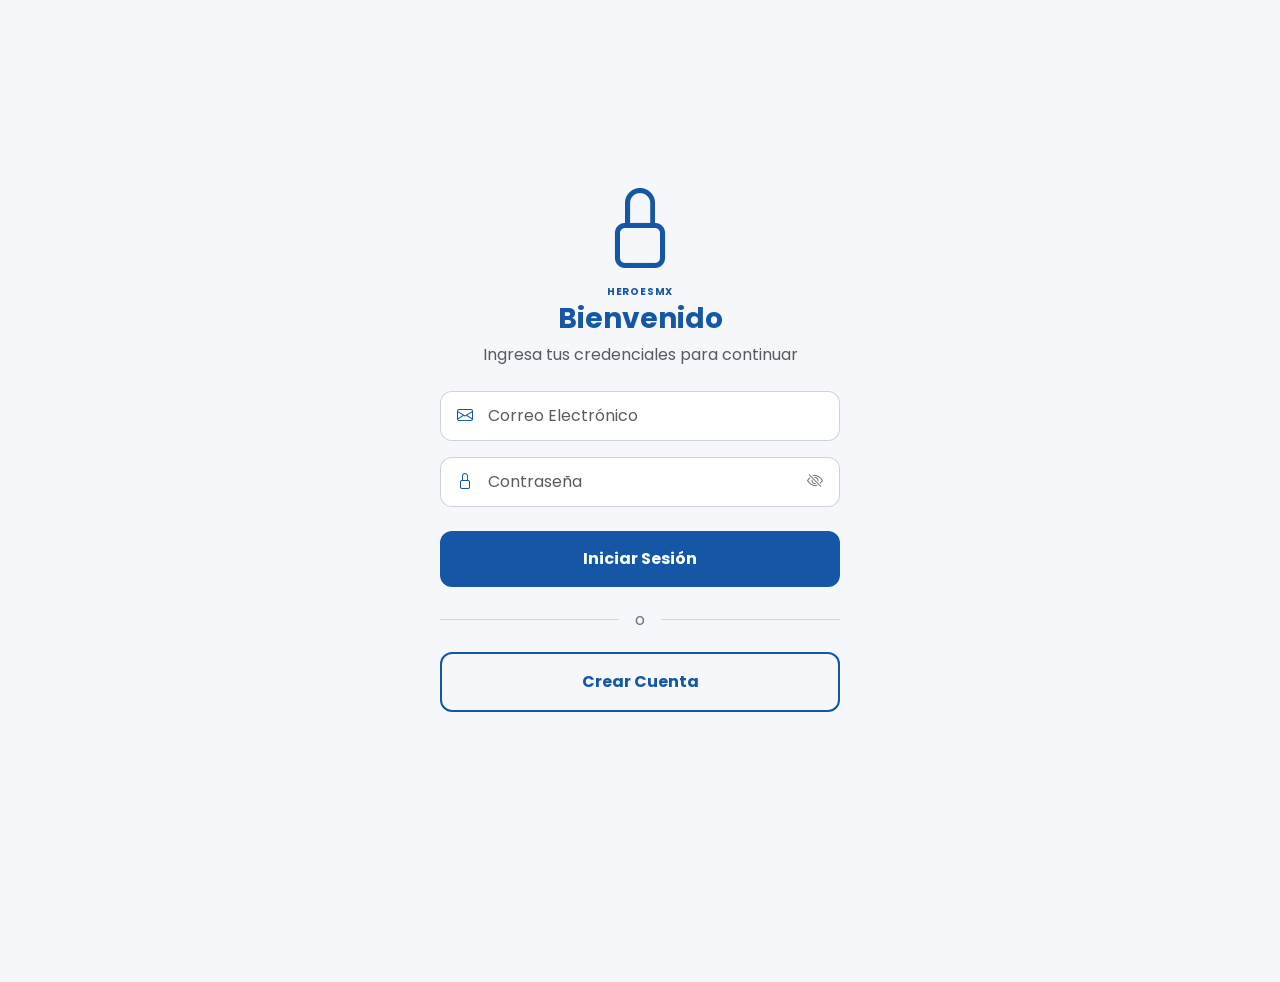
<file: login/loguin.html>
<!DOCTYPE html>
<html lang="es">
<head>
    <meta charset="UTF-8">
    <meta name="viewport" content="width=device-width, initial-scale=1.0">
    <title>HeroesMX | Iniciar Sesión</title>
    
    <!-- Bootstrap 5 CSS -->
    <link href="https://cdn.jsdelivr.net/npm/bootstrap@5.3.2/dist/css/bootstrap.min.css" rel="stylesheet">
    <!-- Bootstrap Icons -->
    <link rel="stylesheet" href="https://cdn.jsdelivr.net/npm/bootstrap-icons@1.11.1/font/bootstrap-icons.css">
    <!-- Google Fonts: Poppins -->
    <link href="https://fonts.googleapis.com/css2?family=Poppins:wght@400;600;700&display=swap" rel="stylesheet">

    <style>
        /* Equivalente a AppTheme */
        :root {
            --primary-teal: #008080; /* Cambia este hex por el de tu AppTheme.primaryTeal */
            --border-radius: 12px;
        }

        body {
            font-family: 'Poppins', sans-serif;
            background-color: #ffffff; /* AppTheme.white */
        }

        /* SafeArea & Center & SingleChildScrollView */
        .login-wrapper {
            min-height: 100vh;
            display: flex;
            align-items: center;
            justify-content: center;
            padding: 24px;
        }

        .login-container {
            width: 100%;
            max-width: 400px; /* Limita el ancho en pantallas grandes */
        }

        /* Utilidades de color */
        .text-teal { color: var(--primary-teal) !important; }
        
        /* Estilos de inputs (OutlineInputBorder) */
        .form-control, .input-group-text {
            border-radius: var(--border-radius);
            padding: 12px 16px;
            border-color: #ced4da; /* Colors.grey */
        }
        
        .input-group:focus-within .form-control, 
        .input-group:focus-within .input-group-text {
            border-color: var(--primary-teal);
            box-shadow: none;
            border-width: 2px;
        }

        /* Estilos de botones (ElevatedButton & OutlinedButton) */
        .btn-teal {
            background-color: var(--primary-teal);
            color: white;
            border: none;
            border-radius: var(--border-radius);
            padding: 16px;
            font-weight: 700;
        }
        
        .btn-teal:hover, .btn-teal:focus {
            background-color: #006666;
            color: white;
        }
        
        .btn-teal:disabled {
            background-color: #bdbdbd; /* Colors.grey[400] */
            color: white;
        }

        .btn-outline-teal {
            border: 2px solid var(--primary-teal);
            color: var(--primary-teal);
            border-radius: var(--border-radius);
            padding: 16px;
            font-weight: 700;
            background-color: transparent;
        }

        .btn-outline-teal:hover {
            background-color: var(--primary-teal);
            color: white;
        }

        /* Ícono principal */
        .main-icon {
            font-size: 5rem;
            line-height: 1;
        }
    </style>
    <link rel="stylesheet" href="../app.css">
</head>
<body>

    <div class="login-wrapper">
        <div class="login-container text-center">
            
            <!-- Logo -->
            <i class="bi bi-lock main-icon text-teal mb-3 d-block"></i>

            <div class="app-brand mb-1">HeroesMX</div>

            <!-- Títulos -->
            <h1 class="text-teal fw-bold fs-3 mb-2">Bienvenido</h1>
            <p class="text-muted fs-6 mb-4">Ingresa tus credenciales para continuar</p>

            <form id="loginForm" novalidate>
                
                <!-- Input de Correo -->
                <div class="mb-3 text-start">
                    <div class="input-group has-validation">
                        <span class="input-group-text bg-white border-end-0">
                            <i class="bi bi-envelope text-teal"></i>
                        </span>
                        <input type="email" class="form-control border-start-0 ps-0" id="emailInput" placeholder="Correo Electrónico" required>
                        <div class="invalid-feedback" id="emailError">Por favor, ingresa tu correo</div>
                    </div>
                </div>

                <!-- Input de Contraseña -->
                <div class="mb-4 text-start">
                    <div class="input-group has-validation">
                        <span class="input-group-text bg-white border-end-0">
                            <i class="bi bi-lock text-teal"></i>
                        </span>
                        <input type="password" class="form-control border-start-0 border-end-0 ps-0" id="passwordInput" placeholder="Contraseña" required>
                        <span class="input-group-text bg-white border-start-0" id="togglePassword" style="cursor: pointer;">
                            <i class="bi bi-eye-slash text-secondary" id="toggleIcon"></i>
                        </span>
                        <div class="invalid-feedback" id="passwordError">Por favor, ingresa tu contraseña</div>
                    </div>
                </div>

                <!-- Botón de Ingresar -->
                <div class="d-grid gap-2 mb-3">
                    <button type="submit" class="btn btn-teal d-flex justify-content-center align-items-center" id="loginBtn">
                        <span id="btnText">Iniciar Sesión</span>
                        <div class="spinner-border spinner-border-sm text-light ms-2 d-none" id="loginSpinner" role="status"></div>
                    </button>
                </div>

                <!-- Divider -->
                <div class="d-flex align-items-center mb-3">
                    <hr class="flex-grow-1 text-secondary opacity-25">
                    <span class="mx-3 text-secondary">o</span>
                    <hr class="flex-grow-1 text-secondary opacity-25">
                </div>

                <!-- Botón de Registro -->
                <div class="d-grid gap-2">
                    <button type="button" class="btn btn-outline-teal" onclick="window.location.href='../signup/signup.html'">Crear Cuenta</button>
                </div>
                
            </form>
        </div>
    </div>

    <!-- Equivalente a ScaffoldMessenger (SnackBar) -->
    <div class="toast-container position-fixed bottom-0 start-50 translate-middle-x p-3">
        <div id="errorSnackBar" class="toast align-items-center text-bg-danger border-0" role="alert" aria-live="assertive" aria-atomic="true">
            <div class="d-flex">
                <div class="toast-body" id="snackBarMessage">Error en la autenticación</div>
                <button type="button" class="btn-close btn-close-white me-2 m-auto" data-bs-dismiss="toast" aria-label="Close"></button>
            </div>
        </div>
    </div>

    <!-- Bootstrap JS -->
    <script src="https://cdn.jsdelivr.net/npm/bootstrap@5.3.2/dist/js/bootstrap.bundle.min.js"></script>
    <script src="../auth.js"></script>

    <script>
        document.addEventListener('DOMContentLoaded', () => {
            // Referencias del DOM
            const loginForm = document.getElementById('loginForm');
            const emailInput = document.getElementById('emailInput');
            const passwordInput = document.getElementById('passwordInput');
            const togglePassword = document.getElementById('togglePassword');
            const toggleIcon = document.getElementById('toggleIcon');
            const emailError = document.getElementById('emailError');
            const passwordError = document.getElementById('passwordError');
            const loginBtn = document.getElementById('loginBtn');
            const btnText = document.getElementById('btnText');
            const loginSpinner = document.getElementById('loginSpinner');
            
            // Instancia de Toast de Bootstrap para emular el SnackBar
            const toastEl = document.getElementById('errorSnackBar');
            const snackBar = new bootstrap.Toast(toastEl, { delay: 4000 });
            const snackBarMessage = document.getElementById('snackBarMessage');

            // RegEx de Flutter simplificado para JS
            const emailRegex = /^[^\s@]+@[^\s@]+\.[^\s@]+$/;

            // Funcionalidad: _isPasswordVisible
            togglePassword.addEventListener('click', () => {
                const type = passwordInput.getAttribute('type') === 'password' ? 'text' : 'password';
                passwordInput.setAttribute('type', type);
                toggleIcon.classList.toggle('bi-eye');
                toggleIcon.classList.toggle('bi-eye-slash');
            });

            // Funcionalidad: _formKey.currentState!.validate() y _submitLogin()
            loginForm.addEventListener('submit', async (e) => {
                e.preventDefault(); // Evita recargar la página
                let isValid = true;

                // Validación de correo
                if (!emailInput.value.trim()) {
                    emailInput.classList.add('is-invalid');
                    emailError.textContent = 'Por favor, ingresa tu correo';
                    isValid = false;
                } else if (!emailRegex.test(emailInput.value.trim())) {
                    emailInput.classList.add('is-invalid');
                    emailError.textContent = 'Ingresa un correo válido';
                    isValid = false;
                } else {
                    emailInput.classList.remove('is-invalid');
                }

                // Validación de contraseña
                if (!passwordInput.value) {
                    passwordInput.classList.add('is-invalid');
                    passwordError.textContent = 'Por favor, ingresa tu contraseña';
                    isValid = false;
                } else if (passwordInput.value.length < 6) {
                    passwordInput.classList.add('is-invalid');
                    passwordError.textContent = 'La contraseña debe tener al menos 6 caracteres';
                    isValid = false;
                } else {
                    passwordInput.classList.remove('is-invalid');
                }

                // Si _formKey.currentState!.validate() es true
                if (isValid) {
                    // setState(() => _isLoading = true)
                    loginBtn.disabled = true;
                    btnText.textContent = '';
                    loginSpinner.classList.remove('d-none');

                    try {
                        await window.CivicAuth.login(emailInput.value.trim(), passwordInput.value);
                        window.location.href = '../feed/index.html';
                    } catch (error) {
                        loginBtn.disabled = false;
                        btnText.textContent = 'Iniciar Sesión';
                        loginSpinner.classList.add('d-none');
                        snackBarMessage.textContent = error.status === 401
                            ? 'Correo o contraseña incorrectos. Si tu cuenta se creó antes de activar la base compartida, regístrala de nuevo desde este enlace.'
                            : error.message || 'Ocurrió un error inesperado';
                        snackBar.show();
                    }
                }
            });

            // Limpiar errores mientras el usuario escribe (mejora de UX)
            emailInput.addEventListener('input', () => emailInput.classList.remove('is-invalid'));
            passwordInput.addEventListener('input', () => passwordInput.classList.remove('is-invalid'));
        });
    </script>
</body>
</html>
</file>
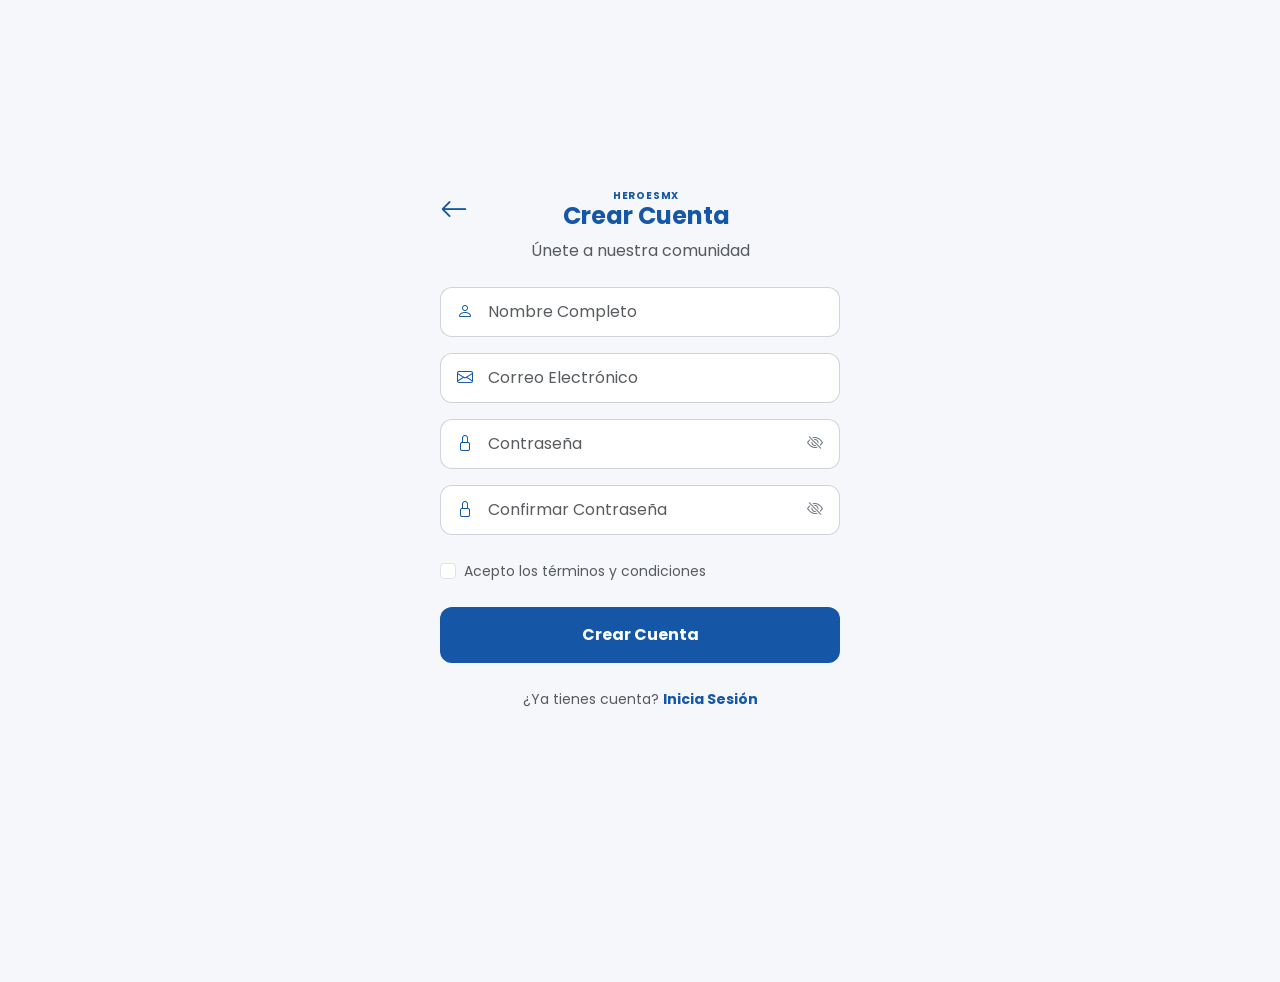
<file: signup/signup.html>
<!DOCTYPE html>
<html lang="es">
<head>
    <meta charset="UTF-8">
    <meta name="viewport" content="width=device-width, initial-scale=1.0">
    <title>HeroesMX | Crear Cuenta</title>
    
    <!-- Bootstrap 5 CSS -->
    <link href="https://cdn.jsdelivr.net/npm/bootstrap@5.3.2/dist/css/bootstrap.min.css" rel="stylesheet">
    <!-- Bootstrap Icons -->
    <link rel="stylesheet" href="https://cdn.jsdelivr.net/npm/bootstrap-icons@1.11.1/font/bootstrap-icons.css">
    <!-- Google Fonts: Poppins -->
    <link href="https://fonts.googleapis.com/css2?family=Poppins:wght@400;600;700&display=swap" rel="stylesheet">

    <style>
        /* Variables de AppTheme */
        :root {
            --primary-teal: #008080;
            --border-radius: 12px;
        }

        body {
            font-family: 'Poppins', sans-serif;
            background-color: #ffffff;
        }

        /* Contenedor principal (SafeArea & SingleChildScrollView) */
        .signup-wrapper {
            min-height: 100vh;
            display: flex;
            align-items: center;
            justify-content: center;
            padding: 24px;
        }

        .signup-container {
            width: 100%;
            max-width: 400px;
        }

        /* Utilidades de color */
        .text-teal { color: var(--primary-teal) !important; }
        
        /* Estilos de inputs */
        .form-control, .input-group-text {
            border-radius: var(--border-radius);
            padding: 12px 16px;
            border-color: #ced4da;
        }
        
        .input-group:focus-within .form-control, 
        .input-group:focus-within .input-group-text {
            border-color: var(--primary-teal);
            box-shadow: none;
            border-width: 2px;
        }

        /* Casilla de verificación (Checkbox) */
        .form-check-input:checked {
            background-color: var(--primary-teal);
            border-color: var(--primary-teal);
        }
        .form-check-input:focus {
            box-shadow: 0 0 0 0.25rem rgba(0, 128, 128, 0.25);
        }

        /* Estilos de botón principal */
        .btn-teal {
            background-color: var(--primary-teal);
            color: white;
            border: none;
            border-radius: var(--border-radius);
            padding: 16px;
            font-weight: 700;
        }
        
        .btn-teal:hover, .btn-teal:focus {
            background-color: #006666;
            color: white;
        }
        
        .btn-teal:disabled {
            background-color: #bdbdbd;
            color: white;
        }
    </style>
    <link rel="stylesheet" href="../app.css">
</head>
<body>

    <div class="signup-wrapper">
        <div class="signup-container">
            
            <!-- Header con botón atrás -->
            <div class="d-flex align-items-center mb-2">
                <button type="button" class="btn btn-link text-teal p-0 me-3 border-0" onclick="window.history.back()" style="text-decoration: none;">
                    <i class="bi bi-arrow-left fs-3"></i>
                </button>
                <div class="flex-grow-1 text-center">
                    <div class="app-brand">HeroesMX</div>
                    <h1 class="text-teal fw-bold fs-4 mb-0">Crear Cuenta</h1>
                </div>
                <!-- Espaciador para centrar el título correctamente -->
                <div style="width: 32px;"></div>
            </div>

            <!-- Subtítulo -->
            <p class="text-muted text-center fs-6 mb-4">Únete a nuestra comunidad</p>

            <form id="signupForm" novalidate>
                
                <!-- Input de Nombre -->
                <div class="mb-3 text-start">
                    <div class="input-group has-validation">
                        <span class="input-group-text bg-white border-end-0">
                            <i class="bi bi-person text-teal"></i>
                        </span>
                        <input type="text" class="form-control border-start-0 ps-0" id="nameInput" placeholder="Nombre Completo" required>
                        <div class="invalid-feedback" id="nameError">Por favor, ingresa tu nombre</div>
                    </div>
                </div>

                <!-- Input de Correo -->
                <div class="mb-3 text-start">
                    <div class="input-group has-validation">
                        <span class="input-group-text bg-white border-end-0">
                            <i class="bi bi-envelope text-teal"></i>
                        </span>
                        <input type="email" class="form-control border-start-0 ps-0" id="emailInput" placeholder="Correo Electrónico" required>
                        <div class="invalid-feedback" id="emailError">Por favor, ingresa tu correo</div>
                    </div>
                </div>

                <!-- Input de Contraseña -->
                <div class="mb-3 text-start">
                    <div class="input-group has-validation">
                        <span class="input-group-text bg-white border-end-0">
                            <i class="bi bi-lock text-teal"></i>
                        </span>
                        <input type="password" class="form-control border-start-0 border-end-0 ps-0" id="passwordInput" placeholder="Contraseña" required>
                        <span class="input-group-text bg-white border-start-0" id="togglePassword1" style="cursor: pointer;">
                            <i class="bi bi-eye-slash text-secondary" id="iconPassword1"></i>
                        </span>
                        <div class="invalid-feedback" id="passwordError">Por favor, ingresa tu contraseña</div>
                    </div>
                </div>

                <!-- Input de Confirmar Contraseña -->
                <div class="mb-4 text-start">
                    <div class="input-group has-validation">
                        <span class="input-group-text bg-white border-end-0">
                            <i class="bi bi-lock text-teal"></i>
                        </span>
                        <input type="password" class="form-control border-start-0 border-end-0 ps-0" id="confirmPasswordInput" placeholder="Confirmar Contraseña" required>
                        <span class="input-group-text bg-white border-start-0" id="togglePassword2" style="cursor: pointer;">
                            <i class="bi bi-eye-slash text-secondary" id="iconPassword2"></i>
                        </span>
                        <div class="invalid-feedback" id="confirmPasswordError">Por favor, confirma tu contraseña</div>
                    </div>
                </div>

                <!-- Checkbox de Términos -->
                <div class="form-check mb-4 d-flex align-items-center">
                    <input class="form-check-input mt-0 me-2" type="checkbox" id="termsCheckbox">
                    <label class="form-check-label text-muted" for="termsCheckbox" style="font-size: 14px; cursor: pointer;">
                        Acepto los términos y condiciones
                    </label>
                </div>

                <!-- Botón de Crear Cuenta -->
                <div class="d-grid gap-2 mb-4">
                    <button type="submit" class="btn btn-teal d-flex justify-content-center align-items-center" id="signupBtn">
                        <span id="btnText">Crear Cuenta</span>
                        <div class="spinner-border spinner-border-sm text-light ms-2 d-none" id="signupSpinner" role="status"></div>
                    </button>
                </div>

                <!-- Link a Login -->
                <div class="text-center mt-3">
                    <span class="text-muted" style="font-size: 14px;">¿Ya tienes cuenta? </span>
                    <a href="../login/loguin.html" class="text-teal fw-bold text-decoration-none" style="font-size: 14px;">Inicia Sesión</a>
                </div>
                
            </form>
        </div>
    </div>

    <!-- SnackBar (Toast de Bootstrap) -->
    <div class="toast-container position-fixed bottom-0 start-50 translate-middle-x p-3">
        <div id="actionSnackBar" class="toast align-items-center border-0" role="alert" aria-live="assertive" aria-atomic="true">
            <div class="d-flex">
                <div class="toast-body text-white" id="snackBarMessage">Mensaje</div>
                <button type="button" class="btn-close btn-close-white me-2 m-auto" data-bs-dismiss="toast" aria-label="Close"></button>
            </div>
        </div>
    </div>

    <!-- Bootstrap JS -->
    <script src="https://cdn.jsdelivr.net/npm/bootstrap@5.3.2/dist/js/bootstrap.bundle.min.js"></script>
    <script src="../auth.js"></script>

    <script>
        document.addEventListener('DOMContentLoaded', () => {
            // Referencias
            const signupForm = document.getElementById('signupForm');
            const nameInput = document.getElementById('nameInput');
            const emailInput = document.getElementById('emailInput');
            const passwordInput = document.getElementById('passwordInput');
            const confirmPasswordInput = document.getElementById('confirmPasswordInput');
            const termsCheckbox = document.getElementById('termsCheckbox');
            
            const btnText = document.getElementById('btnText');
            const signupBtn = document.getElementById('signupBtn');
            const signupSpinner = document.getElementById('signupSpinner');

            const emailRegex = /^[^\s@]+@[^\s@]+\.[^\s@]+$/;

            // Función para alternar visibilidad de contraseñas
            function setupPasswordToggle(toggleId, inputId, iconId) {
                const toggle = document.getElementById(toggleId);
                const input = document.getElementById(inputId);
                const icon = document.getElementById(iconId);

                toggle.addEventListener('click', () => {
                    const type = input.getAttribute('type') === 'password' ? 'text' : 'password';
                    input.setAttribute('type', type);
                    icon.classList.toggle('bi-eye');
                    icon.classList.toggle('bi-eye-slash');
                });
            }

            setupPasswordToggle('togglePassword1', 'passwordInput', 'iconPassword1');
            setupPasswordToggle('togglePassword2', 'confirmPasswordInput', 'iconPassword2');

            // Manejo del Toast (SnackBar)
            const toastEl = document.getElementById('actionSnackBar');
            const snackBar = new bootstrap.Toast(toastEl, { delay: 4000 });
            const snackBarMessage = document.getElementById('snackBarMessage');

            function showSnackBar(message, isError = true) {
                snackBarMessage.textContent = message;
                if (isError) {
                    toastEl.classList.remove('text-bg-success');
                    toastEl.classList.add('text-bg-danger');
                } else {
                    toastEl.classList.remove('text-bg-danger');
                    toastEl.classList.add('text-bg-success');
                }
                snackBar.show();
            }

            // Lógica de Validación y Envío
            signupForm.addEventListener('submit', async (e) => {
                e.preventDefault();
                let isValid = true;

                // Validar Nombre
                if (!nameInput.value.trim() || nameInput.value.length < 3) {
                    nameInput.classList.add('is-invalid');
                    document.getElementById('nameError').textContent = nameInput.value ? 'El nombre debe tener al menos 3 caracteres' : 'Por favor, ingresa tu nombre';
                    isValid = false;
                }

                // Validar Correo
                if (!emailInput.value.trim() || !emailRegex.test(emailInput.value.trim())) {
                    emailInput.classList.add('is-invalid');
                    document.getElementById('emailError').textContent = emailInput.value ? 'Ingresa un correo válido' : 'Por favor, ingresa tu correo';
                    isValid = false;
                }

                // Validar Contraseña
                if (!passwordInput.value || passwordInput.value.length < 6) {
                    passwordInput.classList.add('is-invalid');
                    document.getElementById('passwordError').textContent = passwordInput.value ? 'La contraseña debe tener al menos 6 caracteres' : 'Por favor, ingresa tu contraseña';
                    isValid = false;
                }

                // Validar Confirmación
                if (!confirmPasswordInput.value || confirmPasswordInput.value !== passwordInput.value) {
                    confirmPasswordInput.classList.add('is-invalid');
                    document.getElementById('confirmPasswordError').textContent = !confirmPasswordInput.value ? 'Por favor, confirma tu contraseña' : 'Las contraseñas no coinciden';
                    isValid = false;
                }

                // Validar Checkbox Términos (SnackBar en vez de input rojo)
                if (isValid && !termsCheckbox.checked) {
                    showSnackBar('Debes aceptar los términos y condiciones', true);
                    return;
                }

                if (isValid && termsCheckbox.checked) {
                    // Estado de carga
                    signupBtn.disabled = true;
                    btnText.textContent = '';
                    signupSpinner.classList.remove('d-none');

                    try {
                        await window.CivicAuth.register(
                            nameInput.value.trim(),
                            emailInput.value.trim(),
                            passwordInput.value
                        );
                        showSnackBar('¡Cuenta creada exitosamente!', false);
                        setTimeout(() => {
                            window.location.href = '../feed/index.html';
                        }, 1000);
                    } catch (error) {
                        showSnackBar(error.message || 'Ocurrió un error inesperado', true);
                        signupBtn.disabled = false;
                        btnText.textContent = 'Crear Cuenta';
                        signupSpinner.classList.add('d-none');
                    }
                }
            });

            // Limpiar errores al escribir
            const inputs = [nameInput, emailInput, passwordInput, confirmPasswordInput];
            inputs.forEach(input => {
                input.addEventListener('input', () => input.classList.remove('is-invalid'));
            });
        });
    </script>
</body>
</html>
</file>
<file: app.css>
:root {
    --primary-teal: #1557a6;
    --primary-dark-teal: #104987;
    --accent-amber: #f2ad28;
    --light-grey: #f5f7fa;
    --medium-grey: #d9e1e8;
    --dark-grey: #596a7b;
    --app-ink: #142438;
    --app-green: #137456;
    --app-red: #b42332;
}

body {
    color: var(--app-ink);
    background-color: var(--light-grey);
    padding-bottom: 82px !important;
}

.bottom-menu {
    position: fixed;
    inset: auto 0 0;
    left: 50%;
    transform: translateX(-50%);
    z-index: 2000;
    display: flex;
    width: 100%;
    max-width: 760px;
    min-height: 68px;
    justify-content: space-around;
    align-items: center;
    padding: 6px 4px max(6px, env(safe-area-inset-bottom));
    border-top: 1px solid var(--medium-grey);
    background: rgba(255, 255, 255, .97);
    box-shadow: 0 -4px 16px rgba(20, 36, 56, .06);
}

.bottom-menu a {
    display: flex;
    flex: 1 1 0;
    min-width: 0;
    min-height: 52px;
    flex-direction: column;
    align-items: center;
    justify-content: center;
    gap: 2px;
    color: var(--dark-grey);
    text-decoration: none;
    font-size: 10px;
    line-height: 1.1;
}

.bottom-menu a i { font-size: 19px; line-height: 1.1; }
.bottom-menu a.active { color: var(--primary-teal); font-weight: 700; }
.bottom-menu a:focus-visible { outline: 2px solid var(--primary-teal); outline-offset: -2px; }
.app-brand { display: block; color: var(--primary-teal); font-size: 10px; font-weight: 700; line-height: 1.2; letter-spacing: .08em; text-transform: uppercase; }

.text-teal { color: var(--primary-teal) !important; }
.bg-teal { background-color: var(--primary-teal) !important; }
.bg-amber { background-color: var(--accent-amber) !important; }
.bg-light-grey { background-color: var(--light-grey) !important; }
.progress-bar { background-color: var(--primary-teal) !important; }
.btn-teal {
    color: #fff !important;
    background-color: var(--primary-teal) !important;
    border-color: var(--primary-teal) !important;
}
.btn-teal:hover, .btn-teal:focus-visible {
    background-color: var(--primary-dark-teal) !important;
    border-color: var(--primary-dark-teal) !important;
}
.step-circle { background-color: var(--primary-teal) !important; }
.profile-gradient-card, .welcome-card {
    background: linear-gradient(135deg, var(--primary-teal), var(--primary-dark-teal)) !important;
}
.day-completed { background-color: var(--primary-teal) !important; color: #fff !important; }
.item-unlocked { background: linear-gradient(135deg, #1557a6, #104987) !important; }
.fire-icon-box, .price-badge { background-color: #fff2d6 !important; }

@media (max-width: 400px) {
    .bottom-menu a { font-size: 8px; }
    .bottom-menu a i { font-size: 17px; }
}
</file>
